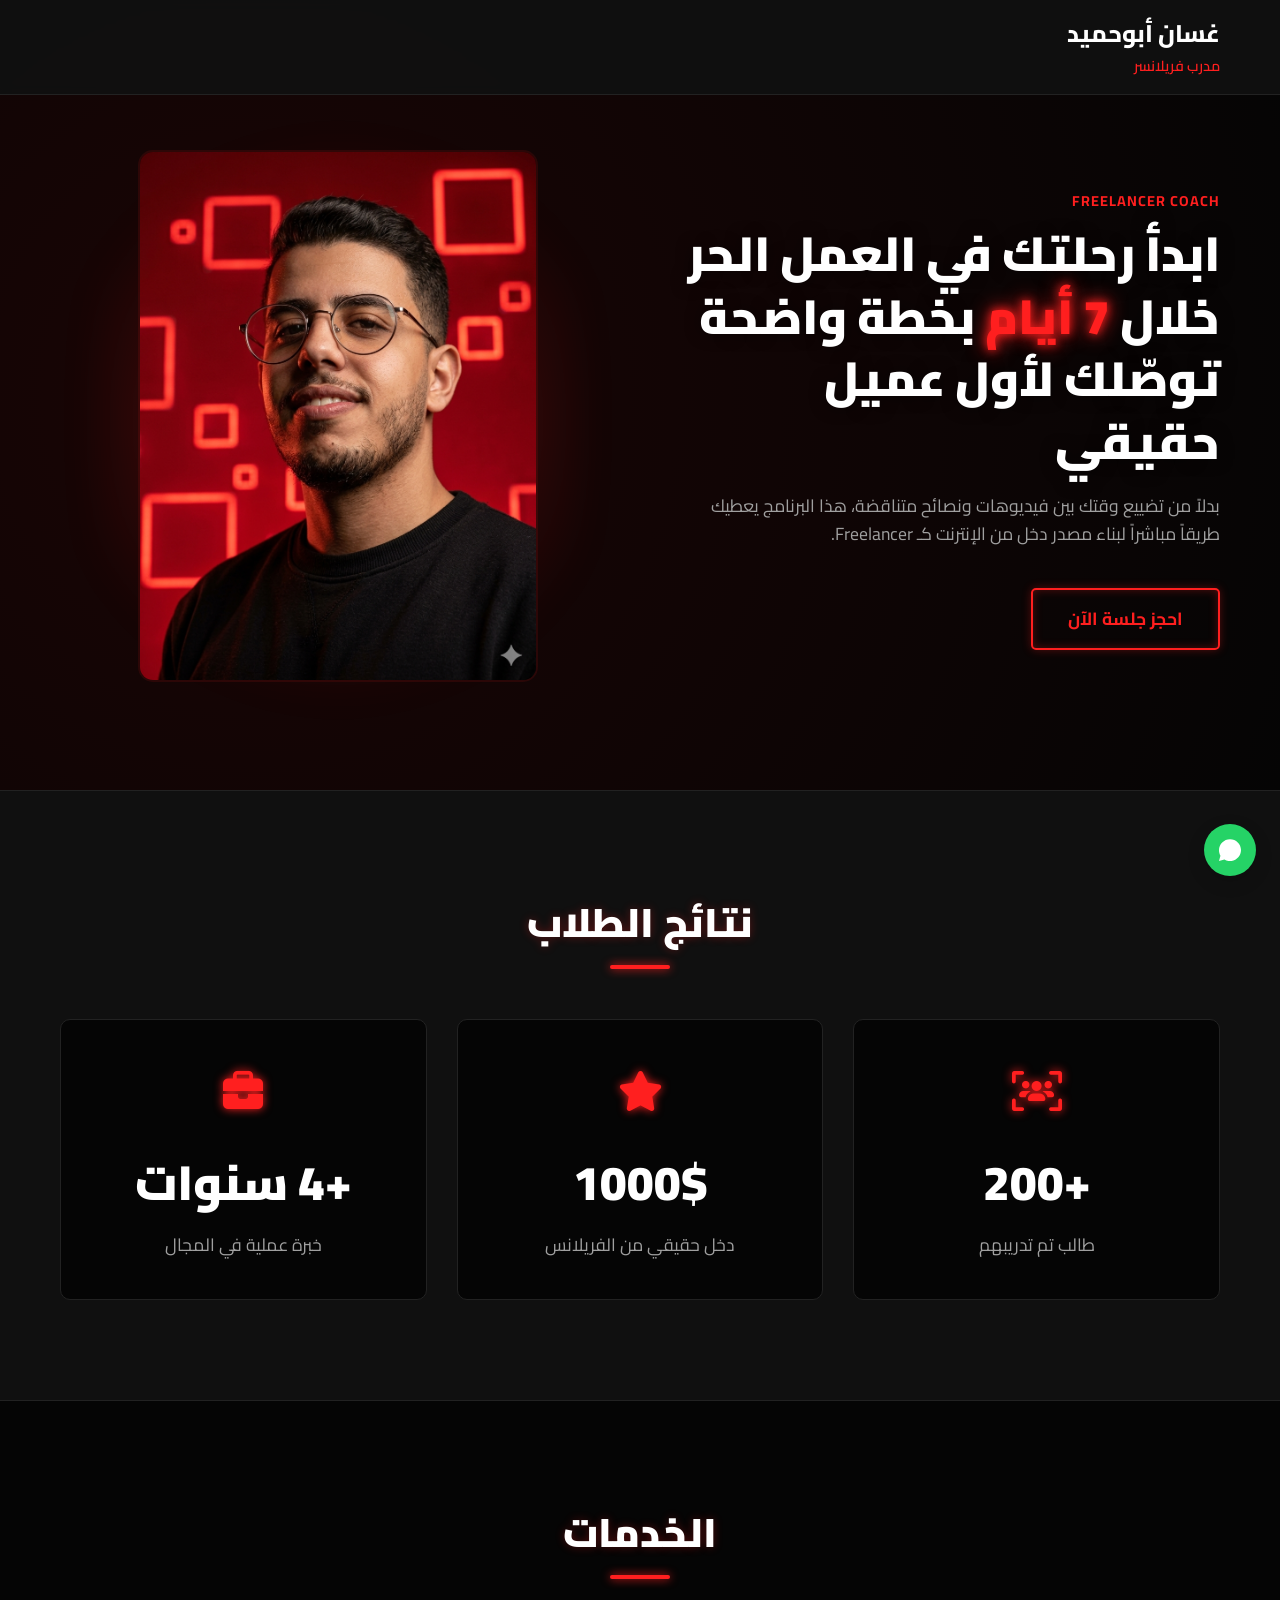
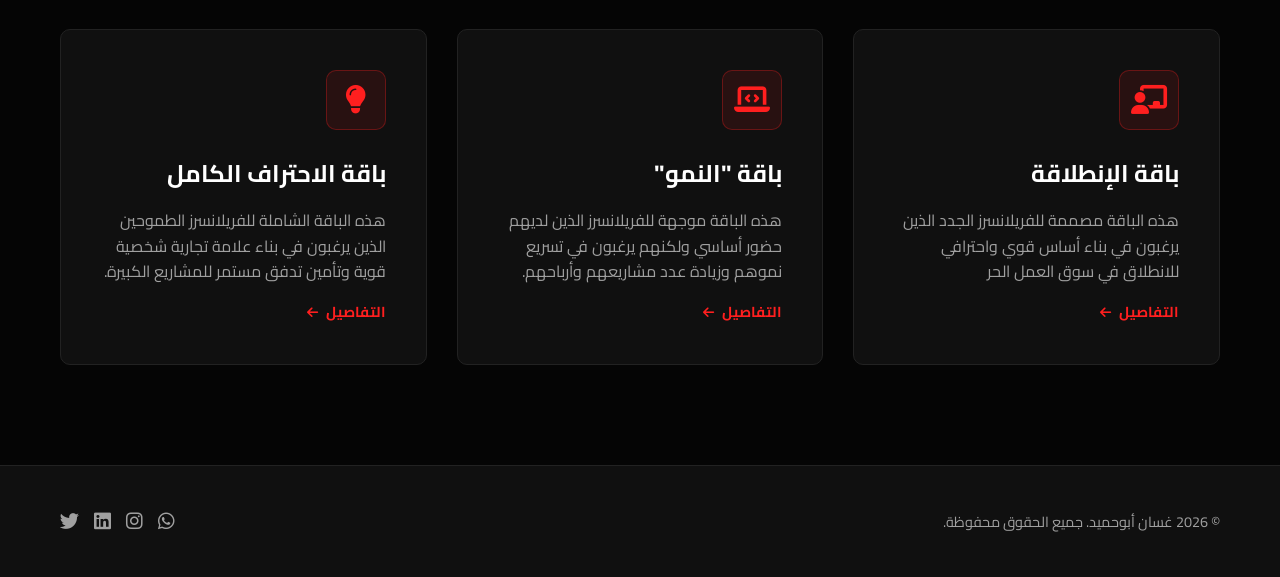
<file: index.html>
<!DOCTYPE html>
<html lang="ar" dir="rtl">
<head>
    <meta charset="UTF-8">
    <meta name="viewport" content="width=device-width, initial-scale=1.0">
    <title>غسان أبوحميد | مدرب فريلانسر</title>
    
    <link rel="preconnect" href="https://fonts.googleapis.com">
    <link rel="preconnect" href="https://fonts.gstatic.com" crossorigin>
    <link href="https://fonts.googleapis.com/css2?family=Cairo:wght@400;600;700;900&display=swap" rel="stylesheet">
    
    <link rel="stylesheet" href="https://cdnjs.cloudflare.com/ajax/libs/font-awesome/6.5.0/css/all.min.css">
    
    <link rel="stylesheet" href="style.css">
</head>
<body>
<a href="https://wa.me/970595505980?text=مرحبا، بدي استفسر عن خدماتكم" 
   class="whatsapp-float" 
   target="_blank">

   <svg xmlns="http://www.w3.org/2000/svg" viewBox="0 0 32 32" width="22" height="22">
     <path fill="white" d="M16 .396C7.164.396 0 7.56 0 16.396c0 2.885.76 5.59 2.086 7.94L0 32l7.87-2.06a15.9 15.9 0 0 0 8.13 2.22c8.836 0 16-7.164 16-16S24.836.396 16 .396z"/>
   </svg>

</a>
    <header>
        <div class="container">
            <div class="logo">
                <h1>غسان أبوحميد</h1>
                <span>مدرب فريلانسر</span>
            </div>
        </div>
    </header>

    <section class="hero">
        <div class="container hero-wrapper">
            <div class="hero-content">
                <span class="freelancer-tag">Freelancer Coach</span>
                <h2>ابدأ رحلتك في العمل الحر خلال <span class="neon-text">7 أيام</span> بخطة واضحة توصّلك لأول عميل حقيقي</h2>
                <p>بدلاً من تضييع وقتك بين فيديوهات ونصائح متناقضة، هذا البرنامج يعطيك طريقاً مباشراً لبناء مصدر دخل من الإنترنت كـ Freelancer.</p>
                <a href="https://wa.me/970595505980" class="btn-neon">احجز جلسة الآن</a>
            </div>
            <div class="hero-image">
                <img src="profile.png" alt="غسان أبوحميد - مدرب فريلانسر">
                <div class="image-glow"></div> </div>
        </div>
    </section>

    <section class="stats">
        <div class="container">
            <h2 class="section-title">نتائج الطلاب</h2>
            
         <a href="results.html">

               <div class="stats-grid">
                <div class="stat-card">
                    <div class="stat-icon"><i class="fas fa-users-viewfinder"></i></div>
                    <h3>+200</h3>
                    <p>طالب تم تدريبهم</p>
                </div>
                <div class="stat-card">
                    <div class="stat-icon"><i class="fas fa-star"></i></div>
                    <h3>1000$</h3>
                    <p>دخل حقيقي من الفريلانس </p>
                </div>
                <div class="stat-card">
                    <div class="stat-icon"><i class="fas fa-briefcase"></i></div>
                    <h3>+4 سنوات</h3> 
                    <p>خبرة عملية في المجال</p>
                </div>
            </div>
         </a>
        </div>
    </section>

  

    <section class="services">
        <div class="container">
            <h2 class="section-title">الخدمات</h2>
            <div class="services-grid">

                <a href="services.html" class="service-card-link">
                    <div class="service-card">
                        <div class="icon-box"><i class="fas fa-chalkboard-user"></i></div>
                        <h3>باقة الإنطلاقة</h3>
                        <p>
                            هذه الباقة مصممة للفريلانسرز الجدد الذين يرغبون في بناء أساس قوي واحترافي للانطلاق في سوق العمل الحر
                        </p>
                        <span class="read-more">التفاصيل <i class="fas fa-arrow-left"></i></span>
                    </div>
                </a>

                <a href="services.html" class="service-card-link">
                    <div class="service-card">
                        <div class="icon-box"><i class="fas fa-laptop-code"></i></div>
                        <h3>باقة "النمو" </h3>
                        <p>هذه الباقة موجهة للفريلانسرز الذين لديهم حضور أساسي ولكنهم يرغبون في تسريع نموهم وزيادة عدد مشاريعهم وأرباحهم.</p>
                        <span class="read-more">التفاصيل <i class="fas fa-arrow-left"></i></span>
                    </div>
                </a>

                <a href="services.html" class="service-card-link">
                    <div class="service-card">
                        <div class="icon-box"><i class="fas fa-lightbulb"></i></div>
                        <h3>باقة الاحتراف الكامل </h3>
                        <p>هذه الباقة الشاملة للفريلانسرز الطموحين الذين يرغبون في بناء علامة تجارية شخصية قوية وتأمين تدفق مستمر للمشاريع الكبيرة.</p>
                        <span class="read-more">التفاصيل <i class="fas fa-arrow-left"></i></span>
                    </div>
                </a>

            </div>
        </div>
    </section>

    <footer>
        <div class="container footer-wrapper">
            <p>© 2026 غسان أبوحميد. جميع الحقوق محفوظة.</p>
            <div class="social-links">
                <a href="https://wa.me/970595505980" target="_blank"><i class="fab fa-whatsapp"></i></a>
                <a href="https://www.instagram.com/g.abuhmaid01" target="_blank"><i class="fab fa-instagram"></i></a>
                <a href="https://www.linkedin.com/in/ghassan-abu-hmaid-429a9b33a" target="_blank"><i class="fab fa-linkedin"></i></a>
                <a href="https://x.com/g_abuhmaid02" target="_blank"><i class="fab fa-twitter"></i></a>
            </div>
        </div>
    </footer>

</body>
</html>
</file>
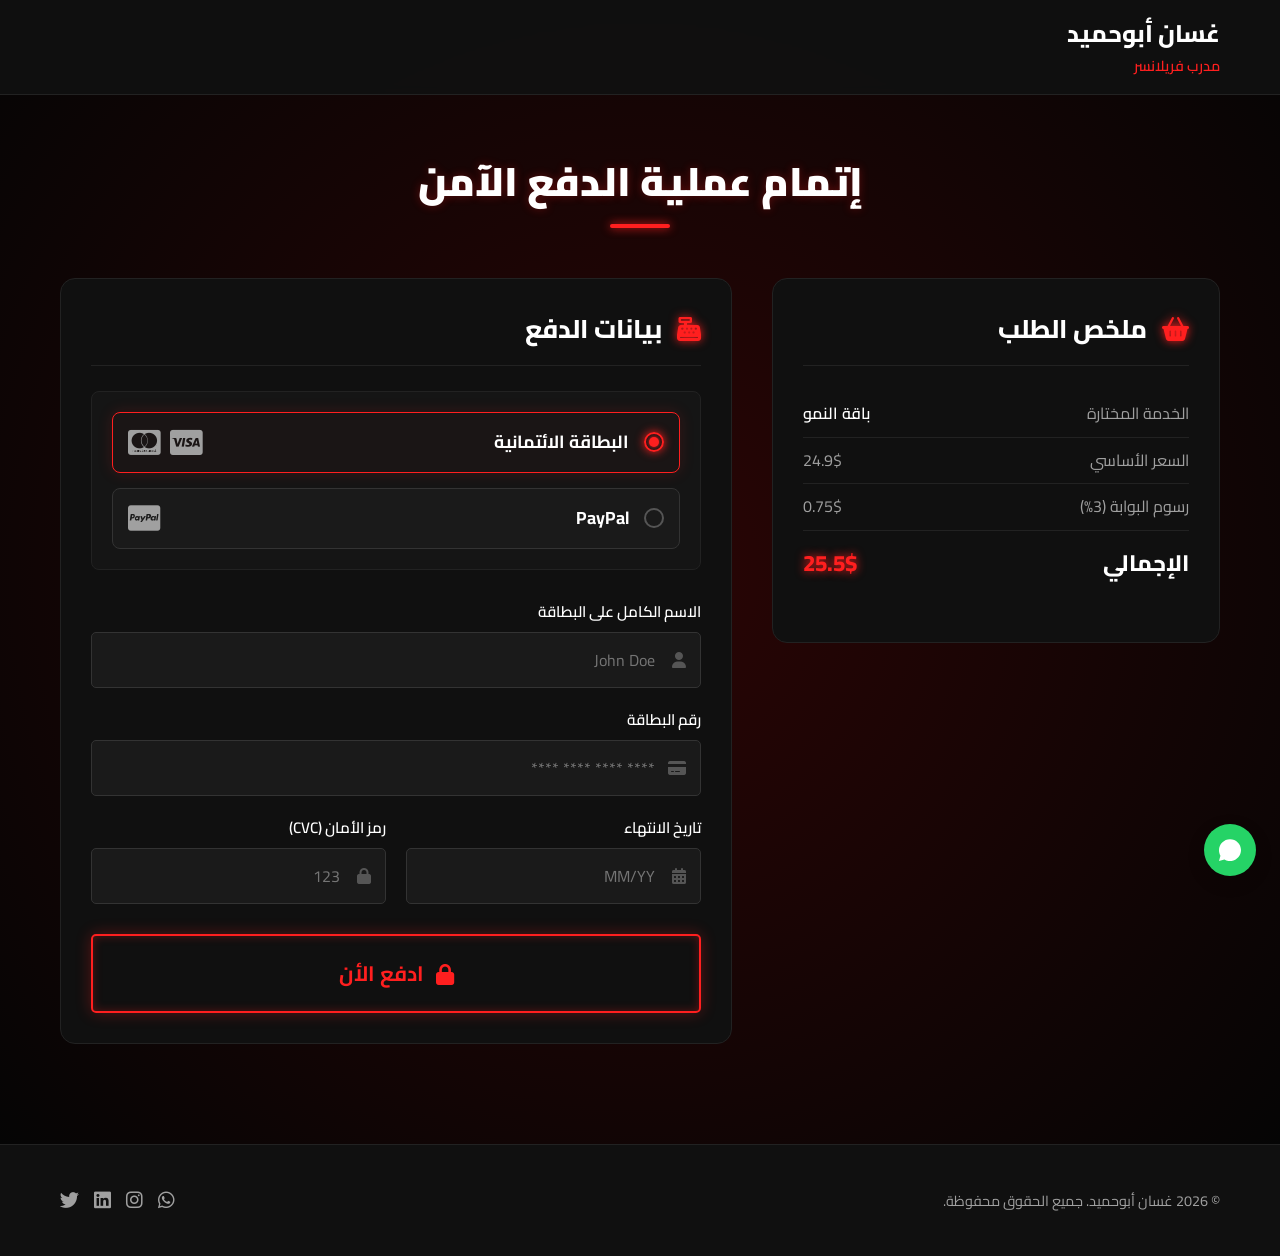
<file: checkout.html>
<!DOCTYPE html>
<html lang="ar" dir="rtl">
<head>
    <meta charset="UTF-8">
    <meta name="viewport" content="width=device-width, initial-scale=1.0">
    <title>إتمام الدفع الآمن | غسان أبوحميد</title>
    
    <link rel="preconnect" href="https://fonts.googleapis.com">
    <link rel="preconnect" href="https://fonts.gstatic.com" crossorigin>
    <link href="https://fonts.googleapis.com/css2?family=Cairo:wght@400;600;700;900&display=swap" rel="stylesheet">
    
    <link rel="stylesheet" href="https://cdnjs.cloudflare.com/ajax/libs/font-awesome/6.5.0/css/all.min.css">
    
    <link rel="stylesheet" href="style.css">
    
    
</head>
<body>

    <a href="https://wa.me/970595505980?text=مرحبا، بدي استفسر عن خدماتكم" 
   class="whatsapp-float" 
   target="_blank">

   <svg xmlns="http://www.w3.org/2000/svg" viewBox="0 0 32 32" width="22" height="22">
     <path fill="white" d="M16 .396C7.164.396 0 7.56 0 16.396c0 2.885.76 5.59 2.086 7.94L0 32l7.87-2.06a15.9 15.9 0 0 0 8.13 2.22c8.836 0 16-7.164 16-16S24.836.396 16 .396z"/>
   </svg>

</a>

    <header>
        <div class="container">
            <div class="logo">
                <a href="index.html">
                    <h1>غسان أبوحميد</h1>
                    <span>مدرب فريلانسر</span>
                </a>
            </div>
        </div>
    </header>

    <section class="checkout-section">
        <div class="container">
            
            <div class="section-title">إتمام عملية الدفع الآمن</div>

            <div class="checkout-grid">
                
                <aside class="checkout-card order-summary">
                    <div class="card-header">
                        <i class="fas fa-shopping-basket"></i>
                        <h3>ملخص الطلب</h3>
                    </div>
                    
                    <ul class="price-details">
                        <li>
                            <span>الخدمة المختارة</span>
                            <span style="color:var(--text-main); font-weight:600">باقة النمو</span>
                        </li>
                        <li>
                            <span>السعر الأساسي</span>
                            <span>24.9$</span>
                        </li>
                        <li>
                            <span>رسوم البوابة (3%)</span>
                            <span>0.75$</span>
                        </li>
                        <li class="total">
                            <span>الإجمالي</span>
                            <span class="price-amount">25.5$</span>
                        </li>
                    </ul>
                </aside>

                <main class="checkout-card payment-form">
                    <div class="card-header">
                        <i class="fas fa-cash-register"></i>
                        <h3>بيانات الدفع</h3>
                    </div>

                    <form action="process_payment.php" method="POST" id="final-checkout-form">
                        
                        <div class="payment-methods-fixed">
                            
                            <label class="method-option-fixed active-method" id="label-credit-card" data-target="credit-card-fields">
                                <div class="method-main">
                                    <input type="radio" name="payment_method" value="credit_card" checked required>
                                    <span>البطاقة الائتمانية</span>
                                </div>
                                <div class="method-icons">
                                    <i class="fab fa-cc-visa" title="Visa"></i>
                                    <i class="fab fa-cc-mastercard" title="Mastercard"></i>
                                </div>
                            </label>

                            <label class="method-option-fixed" id="label-paypal" data-target="paypal-fields">
                                <div class="method-main">
                                    <input type="radio" name="payment_method" value="paypal" required>
                                    <span>PayPal</span>
                                </div>
                                <div class="method-icons">
                                    <i class="fab fa-cc-paypal" title="PayPal"></i>
                                </div>
                            </label>
                            
                        </div>

                        <div class="dynamic-payment-fields">

                            <div id="credit-card-fields" class="dynamic-fields-container active-fields">
                                <div class="form-group">
                                    <label class="field-label">الاسم الكامل على البطاقة</label>
                                    <div class="input-wrapper">
                                        <input type="text" name="card_holder" placeholder="John Doe">
                                        <i class="fas fa-user"></i>
                                    </div>
                                </div>
                                <div class="form-group">
                                    <label class="field-label">رقم البطاقة</label>
                                    <div class="input-wrapper">
                                        <input type="text" id="card_number" name="card_number" placeholder="**** **** **** ****" maxlength="19">
                                        <i class="fas fa-credit-card"></i>
                                    </div>
                                </div>
                                <div class="card-extra-details">
                                    <div class="form-group">
                                        <label class="field-label">تاريخ الانتهاء</label>
                                        <div class="input-wrapper">
                                            <input type="text" id="card_expiry" name="card_expiry" placeholder="MM/YY" maxlength="5">
                                            <i class="fas fa-calendar-alt"></i>
                                        </div>
                                    </div>
                                    <div class="form-group">
                                        <label class="field-label">رمز الأمان (CVC)</label>
                                        <div class="input-wrapper">
                                            <input type="text" name="card_cvc" placeholder="123" maxlength="4">
                                            <i class="fas fa-lock"></i>
                                        </div>
                                    </div>
                                </div>
                            </div>

                            <div id="paypal-fields" class="dynamic-fields-container">
                                <div class="form-group">
                                    <label class="field-label">بريد PayPal الإلكتروني</label>
                                    <div class="input-wrapper">
                                        <input type="email" name="paypal_email" placeholder="your-email@example.com">
                                        <i class="fas fa-envelope"></i>
                                    </div>
                                </div>
                                <p style="color: var(--text-muted); font-size: 0.9rem; text-align: center; margin-bottom: 20px;">
                                    سيتم توجيهك إلى صفحة PayPal الآمنة لتأكيد الدفع بعد الضغط على الزر أدناه.
                                </p>
                            </div>

                        </div>

                        <div class="form-action">
                            <button type="submit" class="btn-pay-final">
                                <i class="fas fa-lock"></i>
                               ادفع الأن 
                            </button>
                        </div>

                    </form>
                </main>

            </div>
        </div>
    </section>

    <footer>
        <div class="container footer-wrapper">
            <p>© 2026 غسان أبوحميد. جميع الحقوق محفوظة.</p>
            <div class="social-links">
                <a href="https://wa.me/970595505980" target="_blank"><i class="fab fa-whatsapp"></i></a>
                <a href="https://www.instagram.com/g.abuhmaid01" target="_blank"><i class="fab fa-instagram"></i></a>
                <a href="https://www.linkedin.com/in/ghassan-abu-hmaid-429a9b33a" target="_blank"><i class="fab fa-linkedin"></i></a>
                <a href="https://x.com/g_abuhmaid02" target="_blank"><i class="fab fa-twitter"></i></a>
            </div>
        </div>
    </footer>

    <script>
        document.addEventListener('DOMContentLoaded', function() {
            
            // 1. تعريف العناصر
            const methodOptions = document.querySelectorAll('.method-option-fixed');
            const dynamicFields = document.querySelectorAll('.dynamic-fields-container');

            // 2. دالة التبديل (Logic)
            function switchPaymentFields(clickedOption) {
                
                // أ. إزالة الكلاسات النشطة من خيارات الاختيار (Labels)
                methodOptions.forEach(opt => opt.classList.remove('active-method'));
                // ب. إخفاء جميع حاويات الحقول الديناميكية
                dynamicFields.forEach(field => field.classList.remove('active-fields'));

                // ج. إضافة الكلاس النشط للخيار المضغوط (لتلوينه بالنيون)
                clickedOption.classList.add('active-method');

                // د. قراءة الـ data-target وإظهار الحقول المرتبطة بها (البطاقة أو الايميل)
                const targetId = clickedOption.getAttribute('data-target');
                document.getElementById(targetId).classList.add('active-fields');
            }

            // 3. إضافة مستمعي الأحداث (Event Listeners)
            methodOptions.forEach(option => {
                // نستمع للضغطة على أي مكان داخل الليبل (بما في ذلك الراديو)
                option.addEventListener('click', function(e) {
                    // نقوم باستدعاء دالة التبديل
                    switchPaymentFields(this);
                });
            });

            // --- تنسيقات تحسين الإدخال (UX) ---
            document.getElementById('card_number').addEventListener('input', function (e) {
                e.target.value = e.target.value.replace(/[^\d]/g, '').replace(/(.{4})/g, '$1 ').trim();
            });
            document.getElementById('card_expiry').addEventListener('input', function (e) {
                e.target.value = e.target.value.replace(/[^\d]/g, '').replace(/(.{2})/g, '$1/').replace(/\/$/, '').trim();
            });
        });
    </script>

</body>
</html>
</file>
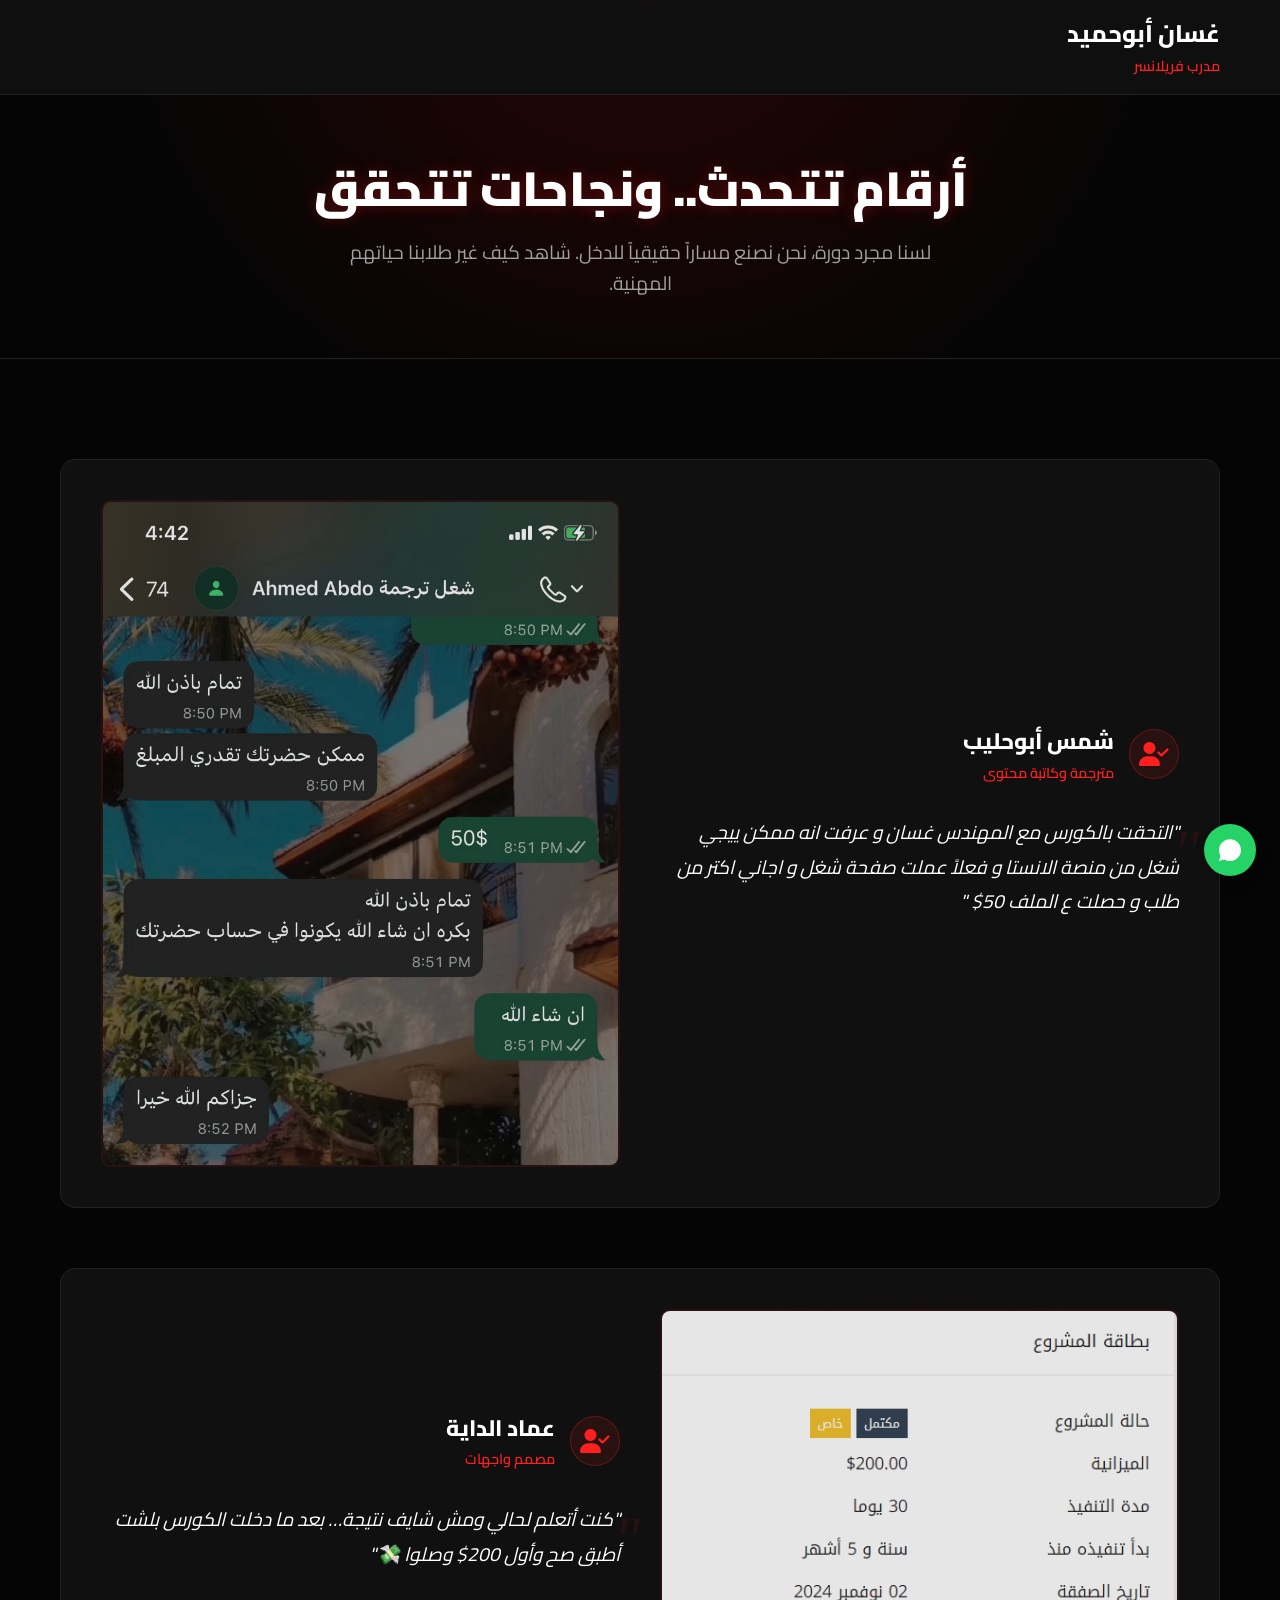
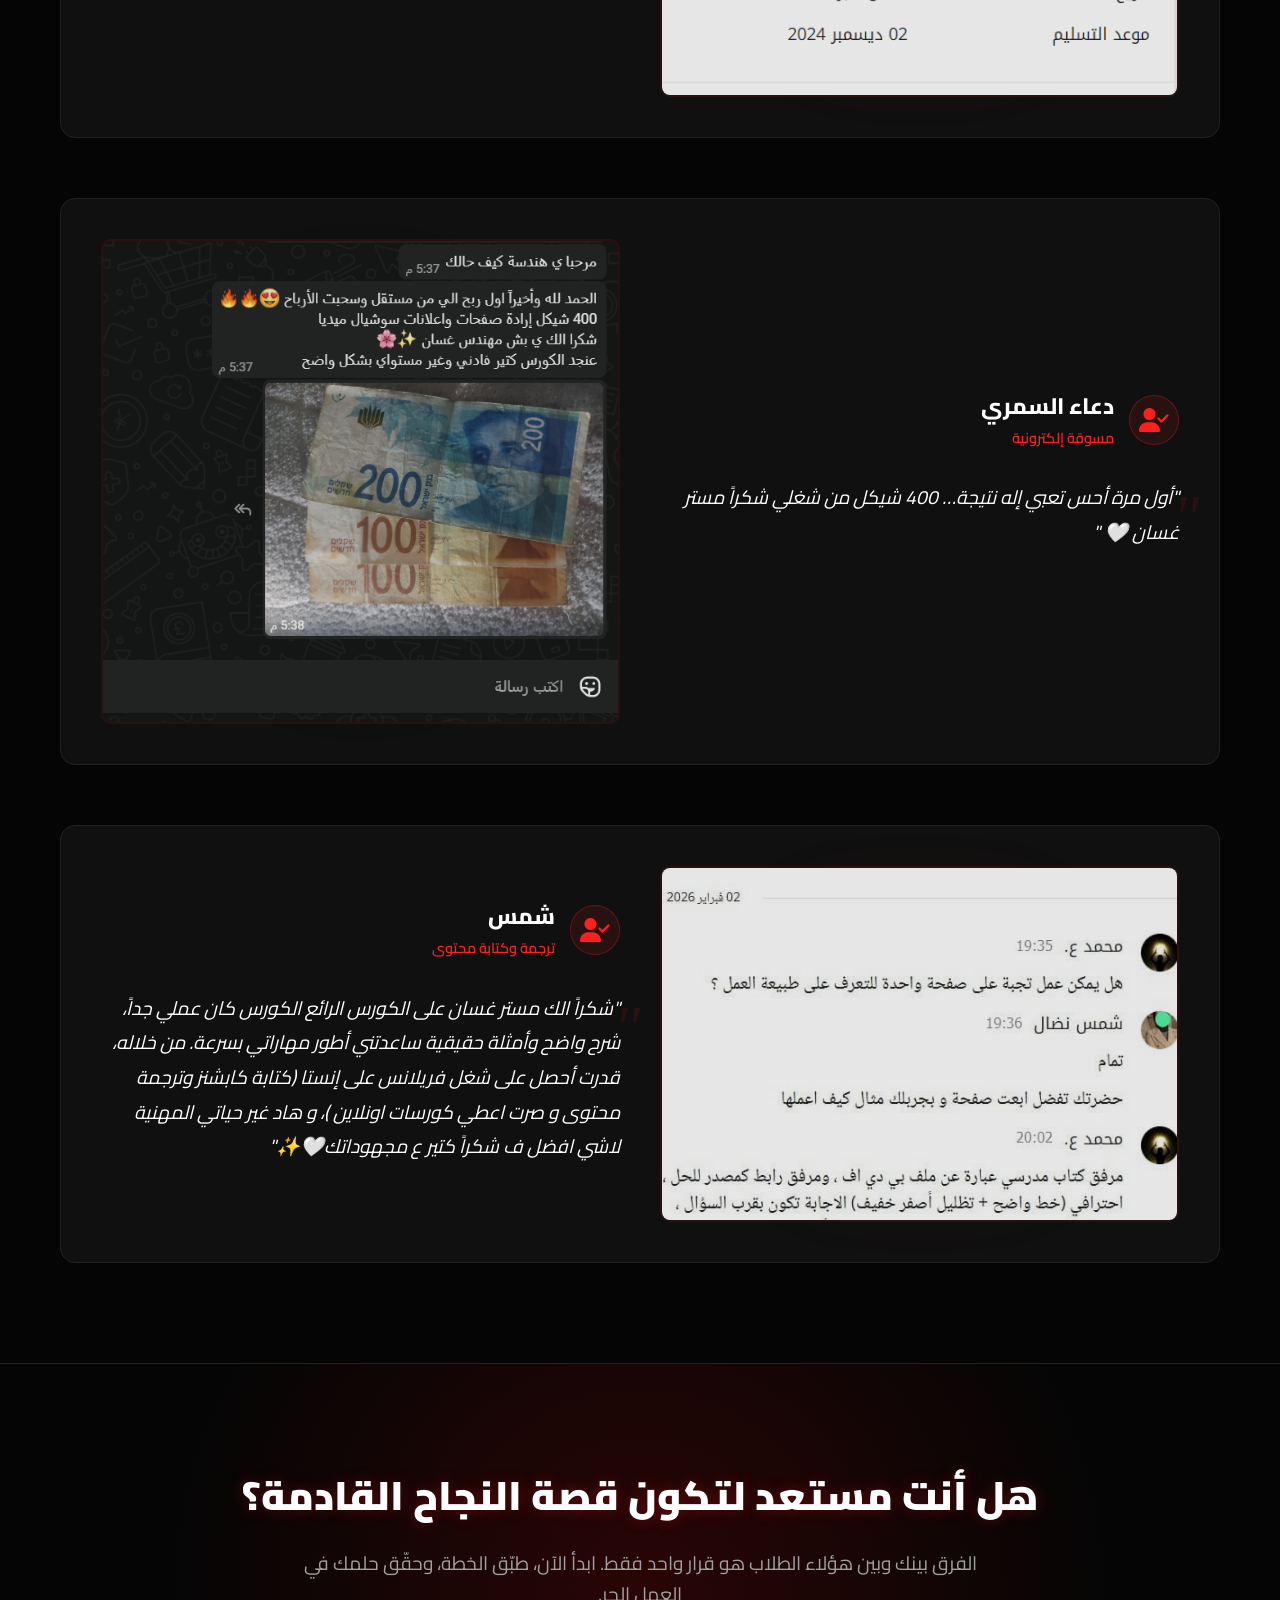
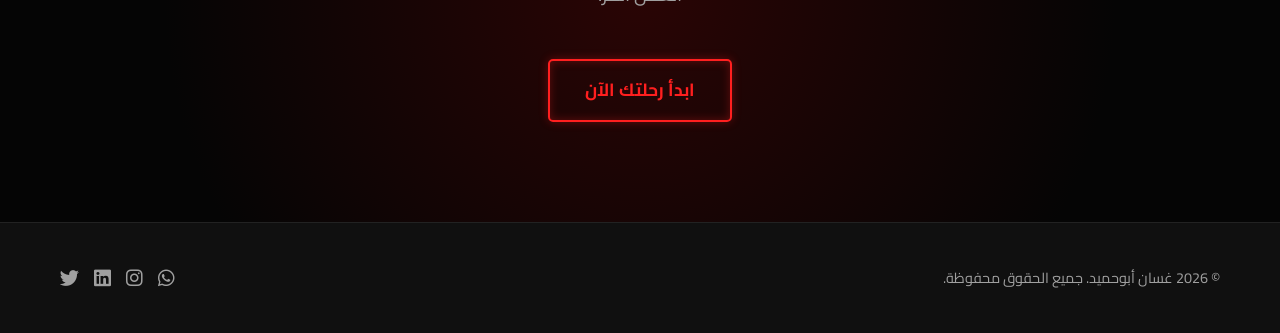
<file: results.html>
<!DOCTYPE html>
<html lang="ar" dir="rtl">
<head>
    <meta charset="UTF-8">
    <meta name="viewport" content="width=device-width, initial-scale=1.0">
    <title>قصص نجاح ونتائج حقيقية | غسان أبوحميد</title>
    
    <link rel="preconnect" href="https://fonts.googleapis.com">
    <link rel="preconnect" href="https://fonts.gstatic.com" crossorigin>
    <link href="https://fonts.googleapis.com/css2?family=Cairo:wght@400;600;700;800;900&display=swap" rel="stylesheet">
    
    <link rel="stylesheet" href="https://cdnjs.cloudflare.com/ajax/libs/font-awesome/6.5.0/css/all.min.css">
    
    <link rel="stylesheet" href="style.css">
    
    <style>
      
        
        .results-section-detailed {
            padding: 100px 0;
            background-color: var(--bg-color);
        }

        .result-container-wrap {
            display: flex;
            flex-direction: column;
            gap: 60px;
        }

        /* تنسيق كرت قصة النجاح البانورامي */
        .success-story-card {
            background-color: var(--card-bg);
            border: 1px solid #222;
            border-radius: 15px;
            padding: 40px;
            display: grid;
            grid-template-columns: 1fr 1fr;
            gap: 40px;
            align-items: center;
            transition: var(--transition);
            position: relative;
            overflow: hidden;
        }

        .success-story-card:hover {
            border-color: rgba(255, 31, 31, 0.3);
            box-shadow: 0 10px 40px rgba(0, 0, 0, 0.6);
        }

        /* تأثير تبديل الاتجاه بين القصص */
        .result-container-wrap .success-story-card:nth-child(even) {
            grid-template-columns: 1fr 1fr;
        }

        .result-container-wrap .success-story-card:nth-child(even) .story-text-col {
            order: 2;
        }

        .result-container-wrap .success-story-card:nth-child(even) .story-evidence-col {
            order: 1;
        }

        /* شارة نيون علوية */
        .story-badge {
            position: absolute;
            top: 20px;
            left: 20px;
            background-color: rgba(255, 31, 31, 0.1);
            color: var(--neon-red);
            padding: 8px 15px;
            border-radius: 5px;
            font-size: 0.8rem;
            font-weight: 700;
            border: 1px solid var(--neon-red-dim);
            z-index: 10;
        }

        /* عمود النص */
        .story-text-col {
            position: relative;
            z-index: 2;
        }

        .student-profile {
            display: flex;
            align-items: center;
            gap: 15px;
            margin-bottom: 30px;
        }

        .student-avatar {
            width: 50px; height: 50px;
            background-color: rgba(255, 31, 31, 0.1);
            border-radius: 50%;
            display: flex; align-items: center; justify-content: center;
            color: var(--neon-red);
            font-size: 1.5rem;
            border: 1px solid var(--neon-red-dim);
        }

        .student-meta h4 {
            font-size: 1.4rem;
            color: var(--text-main);
            font-weight: 800;
        }

        .student-meta span {
            color: var(--neon-red);
            font-size: 0.9rem;
            font-weight: 600;
        }

        .story-quote {
            font-size: 1.2rem;
            color: var(--text-main);
            line-height: 1.8;
            font-style: italic;
            margin-bottom: 25px;
            position: relative;
        }

        .story-quote::before {
            content: '"';
            font-family: serif;
            font-size: 4rem;
            color: rgba(255, 31, 31, 0.1);
            position: absolute;
            top: -20px;
            right: -20px;
        }

        .key-results-list {
            list-style: none;
            margin-bottom: 30px;
        }

        .key-results-list li {
            position: relative;
            padding-right: 30px;
            margin-bottom: 15px;
            color: var(--text-muted);
            font-size: 1.1rem;
        }

        .key-results-list li::before {
            content: '\f00c'; /* أيقونة تشيك FontAwesome */
            font-family: 'Font Awesome 6 Free';
            font-weight: 900;
            position: absolute;
            right: 0;
            top: 0;
            color: var(--neon-red);
            text-shadow: 0 0 5px var(--neon-red);
        }

        .key-results-list li span {
            color: var(--text-main);
            font-weight: 700;
        }

        /* عمود الدليل البصري (الصورة) */
        .story-evidence-col {
            position: relative;
            z-index: 1;
        }

        .evidence-image-wrapper {
            position: relative;
            border-radius: 10px;
            overflow: hidden;
            border: 2px solid rgba(255, 31, 31, 0.1);
            transition: var(--transition);
        }

        .evidence-image-wrapper:hover {
            border-color: var(--neon-red);
            transform: scale(1.02);
        }

        .evidence-image-wrapper img {
            width: 100%;
            height: auto;
            display: block;
            filter: grayscale(20%) brightness(90%);
        }

        .evidence-image-wrapper:hover img {
            filter: none;
        }

        /* تأثير توهج خلف الصورة */
        .evidence-glow {
            position: absolute;
            top: 50%; left: 50%;
            transform: translate(-50%, -50%);
            width: 100%; height: 100%;
            background: radial-gradient(circle, rgba(255, 31, 31, 0.15) 0%, rgba(0,0,0,0) 70%);
            z-index: -1;
            filter: blur(20px);
        }

        /* قسم نداء العمل النهائي */
        .final-cta-section {
            padding: 100px 0;
            text-align: center;
            background: radial-gradient(circle, #2a0505 0%, var(--bg-color) 70%);
            border-top: 1px solid #222;
        }

        .final-cta-h {
            font-size: 2.5rem;
            color: var(--text-main);
            margin-bottom: 20px;
            font-weight: 900;
            text-shadow: 0 0 15px var(--neon-red-dim);
        }

        .final-cta-p {
            font-size: 1.2rem;
            color: var(--text-muted);
            margin-bottom: 50px;
            max-width: 700px;
            margin-left: auto;
            margin-right: auto;
        }

        /* تنسيق لسكشن الإحصائيات في هذه الصفحة */
        .page-stats {
            padding: 60px 0;
            background-color: var(--card-bg);
            border-top: 1px solid #222;
        }

        /* التجاوب للموبايل */
        @media (max-width: 992px) {
            .success-story-card {
                grid-template-columns: 1fr;
                padding: 30px;
            }

            .result-container-wrap .success-story-card:nth-child(even) {
                grid-template-columns: 1fr;
            }

            .result-container-wrap .success-story-card:nth-child(even) .story-text-col {
                order: 1;
            }

            .result-container-wrap .success-story-card:nth-child(even) .story-evidence-col {
                order: 2;
            }

            .evidence-image-wrapper img {
                max-width: 500px;
                margin: 0 auto;
            }
        }

        @media (max-width: 768px) {
            .inner-page-header h2 { font-size: 2.2rem; }
            .success-story-card { gap: 20px; }
            .story-quote { font-size: 1.1rem; }
            .key-results-list li { font-size: 1rem; }
            .final-cta-h { font-size: 2rem; }
        }
    </style>
</head>
<body>


    <a href="https://wa.me/970595505980?text=مرحبا، بدي استفسر عن خدماتكم" 
   class="whatsapp-float" 
   target="_blank">

   <svg xmlns="http://www.w3.org/2000/svg" viewBox="0 0 32 32" width="22" height="22">
     <path fill="white" d="M16 .396C7.164.396 0 7.56 0 16.396c0 2.885.76 5.59 2.086 7.94L0 32l7.87-2.06a15.9 15.9 0 0 0 8.13 2.22c8.836 0 16-7.164 16-16S24.836.396 16 .396z"/>
   </svg>

</a>


    <header>
        <div class="container">
            <div class="logo">
                <a href="index.html">
                    <h1>غسان أبوحميد</h1>
                    <span>مدرب فريلانسر</span>
                </a>
            </div>
        </div>
    </header>

    <div class="inner-page-header">
        <div class="container">
            <h2>أرقام تتحدث.. ونجاحات تتحقق</h2>
            <p class="subtitle">لسنا مجرد دورة، نحن نصنع مساراً حقيقياً للدخل. شاهد كيف غير طلابنا حياتهم المهنية.</p>
        </div>
    </div>

    <section class="results-section-detailed content-section">
        <div class="container">
            <div class="result-container-wrap">
                
                <article class="success-story-card">
             
                    <div class="story-text-col">
                        <div class="student-profile">
                            <div class="student-avatar"><i class="fas fa-user-check"></i></div>
                            <div class="student-meta">
                                <h4>شمس أبوحليب</h4>
                                <span>مترجمة وكاتبة محتوى</span>
                            </div>
                        </div>
                        <p class="story-quote">"التحقت بالكورس مع المهندس غسان و عرفت انه ممكن ييجي شغل من منصة الانستا و فعلاً عملت صفحة شغل و اجاني اكتر من طلب و حصلت ع الملف 50$
"</p>
                       
                    </div>
                    <div class="story-evidence-col">
                        <div class="evidence-image-wrapper">
                            <img src="3.jpeg" alt="لقطة شاشة لنتيجة براءة - أول عميل">
                        </div>
                        <div class="evidence-glow"></div>
                    </div>
                </article>

                <article class="success-story-card">
                 
                    <div class="story-text-col">
                        <div class="student-profile">
                            <div class="student-avatar"><i class="fas fa-user-check"></i></div>
                            <div class="student-meta">
                                <h4>عماد الداية </h4>
                                <span> مصمم واجهات </span>
                            </div>
                        </div>
                        <p class="story-quote">"كنت أتعلم لحالي ومش شايف نتيجة…
بعد ما دخلت الكورس
بلشت أطبق صح
وأول 200$ وصلوا 💸"</p>
             
                    </div>
                    <div class="story-evidence-col">
                        <div class="evidence-image-wrapper">
                            <img src="image.png" alt="لقطة شاشة لنتيجة سارة - دخل مستمر">
                        </div>
                        <div class="evidence-glow"></div>
                    </div>
                </article>

                <article class="success-story-card">
                    <div class="story-text-col">
                        <div class="student-profile">
                            <div class="student-avatar"><i class="fas fa-user-check"></i></div>
                            <div class="student-meta">
                                <h4>دعاء السمري </h4>
                                <span>مسوقة إلكترونية</span>
                            </div>
                        </div>
                        <p class="story-quote">"أول مرة أحس تعبي إله نتيجة…
400 شيكل من شغلي شكراً مستر غسان 🤍 "</p>
                       
                    </div>
                    <div class="story-evidence-col">
                        <div class="evidence-image-wrapper">
                            <img src="4.png" alt="لقطة شاشة لنتيجة دعاء - أول طلب برمجي">
                        </div>
                        <div class="evidence-glow"></div>
                    </div>
                </article>

                <article class="success-story-card">
                    <div class="story-text-col">
                        <div class="student-profile">
                            <div class="student-avatar"><i class="fas fa-user-check"></i></div>
                            <div class="student-meta">
                                <h4>شمس</h4>
                                <span>ترجمة وكتابة محتوى</span>
                            </div>
                        </div>
                        <p class="story-quote">"شكراً الك مستر غسان على الكورس الرائع
الكورس كان عملي جداً، شرح واضح وأمثلة حقيقية ساعدتني أطور مهاراتي بسرعة. 
من خلاله، قدرت أحصل على شغل فريلانس على إنستا (كتابة كابشنز وترجمة محتوى و صرت اعطي كورسات اونلاين )، و هاد غير حياتي المهنية لاشي افضل 
ف شكراً كتير ع مجهوداتك🤍✨"</p>
                        
                    </div>
                    <div class="story-evidence-col">
                        <div class="evidence-image-wrapper">
                            <img src="11.jpeg" alt="لقطة شاشة لنتيجة إسراء - فهم السوق">
                        </div>
                        <div class="evidence-glow"></div>
                    </div>
                </article>

            </div>
        </div>
    </section>

  

    <section class="final-cta-section">
        <div class="container">
            <h3 class="final-cta-h">هل أنت مستعد لتكون قصة النجاح القادمة؟</h3>
            <p class="final-cta-p">الفرق بينك وبين هؤلاء الطلاب هو قرار واحد فقط. ابدأ الآن، طبّق الخطة، وحقّق حلمك في العمل الحر.</p>
            <a href="https://wa.me/970595505980?text=أريد_أن_أكون_قصة_النجاح_القادمة" class="btn-neon">ابدأ رحلتك الآن</a>
        </div>
    </section>

    <footer>
        <div class="container footer-wrapper">
            <p>© 2026 غسان أبوحميد. جميع الحقوق محفوظة.</p>
            <div class="social-links">
                <a href="https://wa.me/970595505980" target="_blank"><i class="fab fa-whatsapp"></i></a>
                <a href="https://www.instagram.com/g.abuhmaid01" target="_blank"><i class="fab fa-instagram"></i></a>
                <a href="https://www.linkedin.com/in/ghassan-abu-hmaid-429a9b33a" target="_blank"><i class="fab fa-linkedin"></i></a>
                <a href="https://x.com/g_abuhmaid02" target="_blank"><i class="fab fa-twitter"></i></a>
            </div>
        </div>
    </footer>

</body>
</html>
</file>
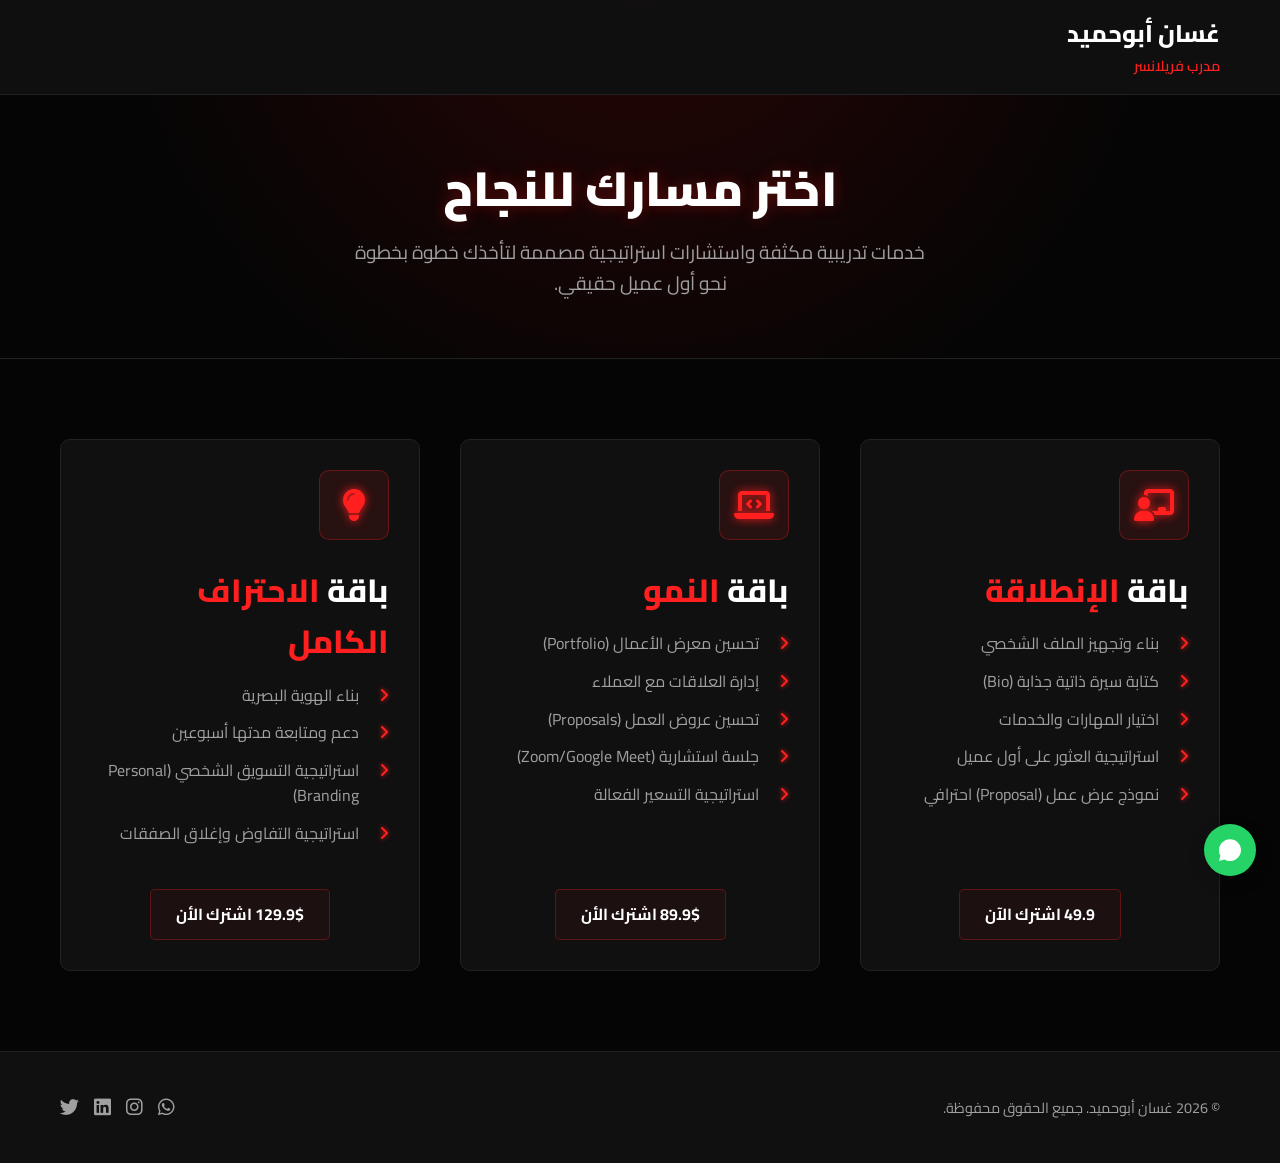
<file: services.html>
<!DOCTYPE html>
<html lang="ar" dir="rtl">
<head>
    <meta charset="UTF-8">
    <meta name="viewport" content="width=device-width, initial-scale=1.0">
    <title>خدمات التدريب والاستشارة | غسان أبوحميد</title>
    
    <link rel="preconnect" href="https://fonts.googleapis.com">
    <link rel="preconnect" href="https://fonts.gstatic.com" crossorigin>
    <link href="https://fonts.googleapis.com/css2?family=Cairo:wght@400;600;700;900&display=swap" rel="stylesheet">
    
    <link rel="stylesheet" href="https://cdnjs.cloudflare.com/ajax/libs/font-awesome/6.5.0/css/all.min.css">
    
    <link rel="stylesheet" href="style.css">
    
    <style>
        /* تنسيقات خاصة جداً لصفحة الخدمات */
        .services-list-detailed {
            display: grid;
            grid-template-columns: repeat(auto-fit, minmax(320px, 1fr));
            gap: 40px;
        }
        
        .service-full-card {
            display: flex;
            flex-direction: column;
            justify-content: space-between;
        }
        
        .service-icon-header {
            width: 70px; height: 70px;
            background-color: rgba(255, 31, 31, 0.1);
            border-radius: 10px;
            display: flex; align-items: center; justify-content: center;
            margin-bottom: 25px;
            border: 1px solid var(--neon-red-dim);
            font-size: 2rem;
            color: var(--neon-red);
            text-shadow: 0 0 10px var(--neon-red);
        }
        
        .service-full-card h3 {
            font-size: 2rem;
            margin-bottom: 15px;
        }
        
        .service-description {
            color: var(--text-muted);
            font-size: 1.1rem;
            margin-bottom: 25px;
            line-height: 1.6;
        }

        @media (max-width: 768px) {
            .services-list-detailed { grid-template-columns: 1fr; }
        }
    </style>
</head>
<body>

    <a href="https://wa.me/970595505980?text=مرحبا، بدي استفسر عن خدماتكم" 
   class="whatsapp-float" 
   target="_blank">

   <svg xmlns="http://www.w3.org/2000/svg" viewBox="0 0 32 32" width="22" height="22">
     <path fill="white" d="M16 .396C7.164.396 0 7.56 0 16.396c0 2.885.76 5.59 2.086 7.94L0 32l7.87-2.06a15.9 15.9 0 0 0 8.13 2.22c8.836 0 16-7.164 16-16S24.836.396 16 .396z"/>
   </svg>

</a>

    <header>
        <div class="container">
            <div class="logo">
                <a href="index.html">
                    <h1>غسان أبوحميد</h1>
                    <span>مدرب فريلانسر</span>
                </a>
            </div>
        </div>
    </header>

    <div class="inner-page-header">
        <div class="container">
            <h2>اختر مسارك للنجاح</h2>
            <p class="subtitle">خدمات تدريبية مكثفة واستشارات استراتيجية مصممة لتأخذك خطوة بخطوة نحو أول عميل حقيقي.</p>
        </div>
    </div>

    <section class="content-section">
        <div class="container">
            <div class="services-list-detailed">
                
                <div class="dark-card service-full-card">
                    <div>
                        <div class="service-icon-header"><i class="fas fa-chalkboard-user"></i></div>
                        <h3 class="card-title-neon">باقة <span>الإنطلاقة</span></h3>
                        <ul class="neon-list">
                            <li>بناء وتجهيز الملف الشخصي</li>
                            <li>كتابة سيرة ذاتية جذابة (Bio)</li>
                            <li>اختيار المهارات والخدمات</li>
                            <li>استراتيجية العثور على أول عميل</li>
                            <li>نموذج عرض عمل (Proposal) احترافي</li>
                        </ul>
                    </div>
                    <div class="card-action">
                        <a href="checkout.html" class="btn-card"> 49.9 اشترك الآن</a>
                    </div>
                </div>

                <div class="dark-card service-full-card">
                    <div>
                        <div class="service-icon-header"><i class="fas fa-laptop-code"></i></div>
                        <h3 class="card-title-neon">باقة <span>النمو</span></h3>
                        <ul class="neon-list">
                            <li>تحسين معرض الأعمال (Portfolio)</li>
                            <li>إدارة العلاقات مع العملاء</li>
                            <li>تحسين عروض العمل (Proposals)</li>
                            <li>جلسة استشارية (Zoom/Google Meet)</li>
                            <li>استراتيجية التسعير الفعالة</li>
                        </ul>
                    </div>
                    <div class="card-action">
                        <a href="checkout.html" class="btn-card"> 89.9$ اشترك الأن </a>
                    </div>
                </div>

                <div class="dark-card service-full-card">
                    <div>
                        <div class="service-icon-header"><i class="fas fa-lightbulb"></i></div>
                        <h3 class="card-title-neon">باقة <span>الاحتراف الكامل</span></h3>
                        <ul class="neon-list">
                            <li>بناء الهوية البصرية</li>
                            <li>دعم ومتابعة مدتها أسبوعين</li>
                            <li>استراتيجية التسويق الشخصي (Personal Branding)</li>
                            <li>استراتيجية التفاوض وإغلاق الصفقات</li>
                        </ul>
                    </div>
                    <div class="card-action">
                        <a href="checkout.html" class="btn-card" >129.9$ اشترك الأن</a>
                    </div>
                </div>

            </div>
        </div>
    </section>

    <footer>
        <div class="container footer-wrapper">
            <p>© 2026 غسان أبوحميد. جميع الحقوق محفوظة.</p>
            <div class="social-links">
                <a href="https://wa.me/970595505980" target="_blank"><i class="fab fa-whatsapp"></i></a>
                <a href="https://www.instagram.com/g.abuhmaid01" target="_blank"><i class="fab fa-instagram"></i></a>
                <a href="https://www.linkedin.com/in/ghassan-abu-hmaid-429a9b33a" target="_blank"><i class="fab fa-linkedin"></i></a>
                <a href="https://x.com/g_abuhmaid02" target="_blank"><i class="fab fa-twitter"></i></a>
            </div>
        </div>
    </footer>

</body>
</html>
</file>
<file: style.css>
/* --- الإعدادات العامة والمتغيرات --- */
:root {
    /* تم استخراج الألوان مباشرة من صورتك الشخصية */
    --bg-color: #050505;        /* أسود عميق للخلفية */
    --card-bg: #101010;          /* أسود فاتح قليلاً للكروت */
    --text-main: #ffffff;        /* أبيض للنصوص الرئيسية */
    --text-muted: #a0a0a0;       /* رمادي للنصوص الثانوية */
    --neon-red: #ff1f1f;         /* الأحمر النيوني الأساسي للتوهج */
    --neon-red-dim: rgba(255, 31, 31, 0.3); /* أحمر شفاف للتأثيرات الخلفية */
    
    --font-family: 'Cairo', sans-serif;
    --transition: all 0.3s ease;
}

* {
    margin: 0;
    padding: 0;
    box-sizing: border-box;
}

body {
    font-family: var(--font-family);
    background-color: var(--bg-color);
    color: var(--text-main);
    line-height: 1.6;
    direction: rtl;
    overflow-x: hidden;
}

.container {
    max-width: 1200px;
    margin: 0 auto;
    padding: 0 20px;
}

ul { list-style: none; }
a { text-decoration: none; color: inherit; transition: var(--transition); }

/* --- العناوين الرئيسية --- */
.section-title {
    text-align: center;
    font-size: 2.5rem;
    font-weight: 900;
    margin-bottom: 50px;
    position: relative;
    color: var(--text-main);
    text-shadow: 0 0 10px var(--neon-red-dim);
}

.section-title::after {
    content: '';
    display: block;
    width: 60px;
    height: 4px;
    background-color: var(--neon-red);
    margin: 10px auto 0;
    border-radius: 2px;
    box-shadow: 0 0 10px var(--neon-red);
}

/* --- الهيدر (الشريط العلوي) --- */
header {
    background-color: rgba(16, 16, 16, 0.95);
    padding: 15px 0;
    border-bottom: 1px solid #222;
    position: fixed;
    top: 0;
    width: 100%;
    z-index: 1000;
    backdrop-filter: blur(5px);
}

.logo h1 {
    font-size: 1.5rem;
    color: var(--text-main);
    font-weight: 800;
}

.logo span {
    font-size: 0.9rem;
    color: var(--neon-red);
    font-weight: 600;
}

/* --- قسم الهيرو (البطل) --- */
.hero {
    padding: 150px 0 100px; /* مسافة علوية للهيدر الثابت */
    background: radial-gradient(circle at 20% 50%, #1a0505 0%, var(--bg-color) 100%);
    position: relative;
}

/* إضافة تأثير المربعات النيونية الخفية في الخلفية (مثل صورتك) */
.hero::before {
    content: '';
    position: absolute;
    top: 0; left: 0; width: 100%; height: 100%;
    background-image: url('[data-uri]');
    opacity: 0.3;
}

.hero-wrapper {
    display: grid;
    grid-template-columns: 1fr 1fr;
    gap: 50px;
    align-items: center;
}

.freelancer-tag {
    color: var(--neon-red);
    font-weight: 700;
    text-transform: uppercase;
    letter-spacing: 1px;
    font-size: 0.9rem;
    display: block;
    margin-bottom: 10px;
}

.hero-content h2 {
    font-size: 3rem;
    font-weight: 900;
    line-height: 1.3;
    margin-bottom: 20px;
    text-shadow: 0 0 15px rgba(0,0,0,0.5);
}

.neon-text {
    color: var(--neon-red);
    text-shadow: 0 0 10px var(--neon-red), 0 0 20px var(--neon-red);
}

.hero-content p {
    font-size: 1.1rem;
    color: var(--text-muted);
    margin-bottom: 40px;
    max-width: 550px;
}

/* زر النيون القوي */
.btn-neon {
    display: inline-block;
    padding: 15px 35px;
    background-color: transparent;
    color: var(--neon-red);
    border: 2px solid var(--neon-red);
    border-radius: 5px;
    font-weight: 700;
    font-size: 1.1rem;
    text-transform: uppercase;
    box-shadow: 0 0 10px var(--neon-red-dim), inset 0 0 10px var(--neon-red-dim);
}

.btn-neon:hover {
    background-color: var(--neon-red);
    color: var(--bg-color);
    box-shadow: 0 0 30px var(--neon-red), 0 0 60px var(--neon-red);
    transform: translateY(-2px);
}

/* تأثير الصورة */
.hero-image {
    position: relative;
    justify-self: center;
}

.hero-image img {
    max-width: 400px;
    width: 100%;
    border-radius: 15px;
    position: relative;
    z-index: 2;
    /* إضافة حدود نيون خفيفة جداً حول الصورة */
    border: 2px solid rgba(255, 31, 31, 0.1);
}

.image-glow {
    position: absolute;
    top: 50%; left: 50%;
    transform: translate(-50%, -50%);
    width: 120%; height: 120%;
    background: radial-gradient(circle, var(--neon-red-dim) 0%, rgba(0,0,0,0) 70%);
    z-index: 1;
    filter: blur(20px);
}

/* --- قسم الإحصائيات (النتائج) --- */
.stats {
    padding: 100px 0;
    background-color: var(--card-bg);
    border-top: 1px solid #222;
    border-bottom: 1px solid #222;
}

.stats-grid {
    display: grid;
    grid-template-columns: repeat(auto-fit, minmax(280px, 1fr));
    gap: 30px;
}

.stat-card {
    background-color: var(--bg-color);
    padding: 40px;
    border-radius: 10px;
    text-align: center;
    border: 1px solid #222;
    transition: var(--transition);
}

.stat-card:hover {
    border-color: var(--neon-red);
    box-shadow: 0 0 20px var(--neon-red-dim);
    transform: translateY(-5px);
}

.stat-icon {
    font-size: 2.5rem;
    color: var(--neon-red);
    margin-bottom: 20px;
    text-shadow: 0 0 10px var(--neon-red);
}

.stat-card h3 {
    font-size: 3rem;
    font-weight: 900;
    color: var(--text-main);
    margin-bottom: 10px;
}

.stat-card p {
    font-size: 1.1rem;
    color: var(--text-muted);
}

/* --- قسم الخدمات --- */
.services {
    padding: 100px 0;
}

.services-grid {
    display: grid;
    grid-template-columns: repeat(auto-fit, minmax(300px, 1fr));
    gap: 30px;
}

.service-card {
    background-color: var(--card-bg);
    padding: 40px;
    border-radius: 10px;
    border: 1px solid #222;
    transition: var(--transition);
}

.service-card:hover {
    background-color: #151515;
    border-color: rgba(255, 31, 31, 0.5);
    box-shadow: 0 10px 30px rgba(0,0,0,0.5);
}

.icon-box {
    width: 60px; height: 60px;
    background-color: rgba(255, 31, 31, 0.1);
    border-radius: 10px;
    display: flex; align-items: center; justify-content: center;
    margin-bottom: 25px;
    border: 1px solid var(--neon-red-dim);
}

.icon-box i {
    font-size: 1.8rem;
    color: var(--neon-red);
}

.service-card h3 {
    font-size: 1.5rem;
    font-weight: 700;
    margin-bottom: 15px;
}

.service-card p {
    color: var(--text-muted);
    font-size: 1rem;
}

/* --- الفوتر (التذييل) --- */
footer {
    padding: 40px 0;
    border-top: 1px solid #222;
    background-color: var(--card-bg);
}

.footer-wrapper {
    display: flex;
    justify-content: space-between;
    align-items: center;
    flex-wrap: wrap;
    gap: 20px;
}

footer p {
    color: var(--text-muted);
    font-size: 0.9rem;
}

.social-links {
    display: flex;
    gap: 15px;
}

.social-links a {
    font-size: 1.2rem;
    color: var(--text-muted);
}

.social-links a:hover {
    color: var(--neon-red);
    text-shadow: 0 0 10px var(--neon-red);
    transform: scale(1.1);
}

/* --- التجاوب مع الشاشات (Responsive) --- */
@media (max-width: 992px) {
    .hero-content h2 { font-size: 2.5rem; }
}

@media (max-width: 768px) {
    .hero-wrapper {
        grid-template-columns: 1fr;
        text-align: center;
    }
    
    .hero-image {
        order: -1; /* الصورة تظهر أولاً على الموبايل */
        margin-bottom: 30px;
    }
    
    .hero-image img {
        max-width: 300px;
    }
    
    .hero-content p {
        margin-left: auto;
        margin-right: auto;
    }
    
    .section-title { font-size: 2rem; }
    
    .footer-wrapper {
        justify-content: center;
        text-align: center;
    }
}

/* =========================================
   تنسيقات إضافية للصفحات الداخلية (نتائج والخدمات)
   ========================================= */

/* رأس الصفحة الداخلي (Inner Page Header) */
.inner-page-header {
    padding: 150px 0 60px; /* مسافة علوية للهيدر الثابت */
    background: radial-gradient(circle at 50% -20%, #2a0505 0%, var(--bg-color) 70%);
    text-align: center;
    border-bottom: 1px solid #222;
}

.inner-page-header h2 {
    font-size: 3rem;
    font-weight: 900;
    color: var(--text-main);
    text-shadow: 0 0 15px var(--neon-red-dim);
    margin-bottom: 10px;
}

.inner-page-header .subtitle {
    font-size: 1.2rem;
    color: var(--text-muted);
    max-width: 600px;
    margin: 0 auto;
}

/* قسم المحتوى العام */
.content-section {
    padding: 80px 0;
}

/* تنسيق عام للكروت في الصفحات الداخلية */
.dark-card {
    background-color: var(--card-bg);
    border: 1px solid #222;
    border-radius: 10px;
    padding: 30px;
    transition: var(--transition);
}

.dark-card:hover {
    border-color: var(--neon-red-dim);
    box-shadow: 0 10px 30px rgba(255, 31, 31, 0.1);
}

/* تنسيق العناوين الفرعية داخل الكروت */
.card-title-neon {
    font-size: 1.8rem;
    color: var(--text-main);
    margin-bottom: 15px;
    font-weight: 800;
}

.card-title-neon span {
    color: var(--neon-red);
}

/* تنسيق القوائم النيونية */
.neon-list {
    list-style: none;
    padding: 0;
}

.neon-list li {
    position: relative;
    padding-right: 30px;
    margin-bottom: 12px;
    color: var(--text-muted);
    font-size: 1rem;
}

.neon-list li::before {
    content: '\f105'; /* أيقونة سهم FontAwesome */
    font-family: 'Font Awesome 6 Free';
    font-weight: 900;
    position: absolute;
    right: 0;
    top: 0;
    color: var(--neon-red);
    text-shadow: 0 0 5px var(--neon-red);
}

/* تنسيق أزرار الاتصال داخل الكروت */
.card-action {
    margin-top: 30px;
    text-align: center;
}

.btn-card {
    display: inline-block;
    padding: 12px 25px;
    background-color: rgba(255, 31, 31, 0.05);
    color: var(--text-main);
    border: 1px solid var(--neon-red-dim);
    border-radius: 5px;
    font-weight: 700;
}

.btn-card:hover {
    background-color: var(--neon-red);
    color: var(--bg-color);
    box-shadow: 0 0 20px var(--neon-red);
}

/* =========================================
   تجاوب الصفحات الداخلية للموبايل
   ========================================= */
@media (max-width: 768px) {
    .inner-page-header h2 { font-size: 2.2rem; }
    .inner-page-header .subtitle { font-size: 1rem; }
}

/* تنسيق الرابط حول كروت الخدمات */
.service-card-link {
    text-decoration: none;
    color: inherit;
    display: block;
}

/* تنسيق "التفاصيل" داخل الكرت */
.read-more {
    display: inline-block;
    color: var(--neon-red);
    font-size: 0.9rem;
    font-weight: 700;
    margin-top: 15px;
    transition: var(--transition);
}

.read-more i {
    font-size: 0.8rem;
    margin-right: 5px;
}

.service-card:hover .read-more i {
    transform: translateX(-5px);
}

.whatsapp-float {
  position: fixed;
  bottom: 24px;
  right: 24px;
  width: 52px;
  height: 52px;
  background-color: #25D366;
  border-radius: 50%;
  display: flex;
  align-items: center;
  justify-content: center;
  box-shadow: 0 6px 18px rgba(0,0,0,0.15);
  z-index: 999;
  transition: all 0.25s ease;
}

.whatsapp-float:hover {
  transform: translateY(-3px);
  background-color: #1ebe5d;
  box-shadow: 0 10px 25px rgba(0,0,0,0.2);
}

        :root {
            --input-bg: #1a1a1a;
            --input-border: #333;
            --paypal-color: #0070ba; /* لون باي بال الرسمي */
        }

        .checkout-section {
            padding: 150px 0 100px; /* مسافة علوية للهيدر الثابت */
            background: radial-gradient(circle at 50% 50%, #2a0505 0%, var(--bg-color) 100%);
        }

        .checkout-grid {
            display: grid;
            grid-template-columns: 1fr 1.5fr; /* ملخص الطلب أصغر من نموذج الدفع */
            gap: 40px;
            align-items: start;
        }

        /* ستايل الكروت المظلمة */
        .checkout-card {
            background-color: var(--card-bg);
            border: 1px solid #222;
            border-radius: 15px;
            padding: 30px;
            transition: var(--transition);
            position: relative;
            overflow: hidden;
        }

        .checkout-card:hover {
            border-color: rgba(255, 31, 31, 0.3);
            box-shadow: 0 10px 40px rgba(0, 0, 0, 0.6);
        }

        .card-header {
            display: flex;
            align-items: center;
            gap: 15px;
            margin-bottom: 25px;
            border-bottom: 1px solid #222;
            padding-bottom: 15px;
        }

        .card-header i {
            font-size: 1.5rem;
            color: var(--neon-red);
            text-shadow: 0 0 10px var(--neon-red);
        }

        .card-header h3 {
            font-size: 1.6rem;
            font-weight: 800;
            color: var(--text-main);
        }

        /* --- ملخص الطلب --- */
        .price-details {
            list-style: none;
            padding: 0;
            margin-bottom: 20px;
        }

        .price-details li {
            display: flex;
            justify-content: space-between;
            padding: 10px 0;
            border-bottom: 1px solid #222;
            color: var(--text-muted);
        }

        .price-details li.total {
            border-bottom: none;
            font-weight: 800;
            font-size: 1.4rem;
            color: var(--text-main);
            padding-top: 15px;
        }

        .price-details li.total .price-amount {
            color: var(--neon-red);
            text-shadow: 0 0 10px var(--neon-red);
        }

        /* --- نموذج الدفع الديناميكي --- */
        
        /* تنسيق حقول الإدخال النصية */
        .payment-form .form-group {
            margin-bottom: 20px;
        }

        .payment-form label.field-label {
            display: block;
            color: var(--text-main);
            margin-bottom: 8px;
            font-weight: 600;
            font-size: 0.95rem;
        }

        /* تنسيق حاوية خيارات طرق الدفع (Radio Buttons) */
        .payment-methods-fixed {
            display: flex;
            flex-direction: column;
            gap: 15px;
            margin-bottom: 30px;
            padding: 20px;
            background-color: rgba(255,255,255,0.02);
            border-radius: 8px;
            border: 1px solid #222;
        }

        /* تنسيق خيار الدفع الفردي كليبل قابل للضغط */
        .method-option-fixed {
            display: flex;
            align-items: center;
            justify-content: space-between;
            padding: 15px;
            background-color: var(--input-bg);
            border: 1px solid var(--input-border);
            border-radius: 8px;
            cursor: pointer;
            transition: var(--transition);
            position: relative;
        }

        .method-option-fixed:hover {
            border-color: rgba(255, 31, 31, 0.3);
            background-color: rgba(255,255,255,0.03);
        }

        /* تنسيق زر الراديو النيوني */
        .method-option-fixed input[type="radio"] {
            appearance: none; /* إخفاء الشكل الافتراضي */
            width: 20px;
            height: 20px;
            border: 2px solid #555;
            border-radius: 50%;
            background-color: transparent;
            cursor: pointer;
            position: relative;
            transition: var(--transition);
            margin-left: 15px; /* مسافة لليمين للنص */
        }

        /* شكل الراديو عند الاختيار */
        .method-option-fixed input[type="radio"]:checked {
            border-color: var(--neon-red);
            box-shadow: 0 0 10px var(--neon-red);
        }

        .method-option-fixed input[type="radio"]:checked::after {
            content: '';
            position: absolute;
            top: 50%;
            left: 50%;
            transform: translate(-50%, -50%);
            width: 10px;
            height: 10px;
            background-color: var(--neon-red);
            border-radius: 50%;
            box-shadow: 0 0 5px var(--neon-red);
        }

        /* تغيير ستايل الخيار بالكامل عند الاختيار */
        .method-option-fixed.active-method {
            border-color: var(--neon-red);
            box-shadow: 0 0 15px rgba(255, 31, 31, 0.15);
            background-color: rgba(255, 31, 31, 0.02);
        }
        
        /* تلوين أيقونة باي بال عند الاختيار */
        .method-option-fixed.active-method .fa-cc-paypal {
            color: var(--paypal-color);
            text-shadow: 0 0 10px rgba(0, 112, 186, 0.4);
        }

        .method-main {
            display: flex;
            align-items: center;
            color: var(--text-main);
            font-weight: 700;
            font-size: 1.1rem;
        }

        .method-icons {
            display: flex;
            gap: 10px;
            font-size: 1.8rem;
            color: var(--text-muted);
        }

        /* --- حاويات الحقول القابلة للتبديل --- */
        .dynamic-fields-container {
            display: none; /* مخفي افتراضياً */
            animation: fadeIn 0.4s ease; /* تأثير ظهور بسيط */
        }

        .dynamic-fields-container.active-fields {
            display: block; /* ظاهر عند النشاط */
        }

        @keyframes fadeIn {
            from { opacity: 0; transform: translateY(10px); }
            to { opacity: 1; transform: translateY(0); }
        }

        /* تنسيق حقول الإدخال */
        .payment-form .input-wrapper {
            position: relative;
        }

        .payment-form .input-wrapper i {
            position: absolute;
            right: 15px;
            top: 50%;
            transform: translateY(-50%);
            color: #555;
            transition: var(--transition);
        }

        .payment-form input[type="text"],
        .payment-form input[type="email"] {
            width: 100%;
            padding: 12px 45px 12px 15px; /* مسافة لليمين للأيقونة */
            background-color: var(--input-bg);
            border: 1px solid var(--input-border);
            border-radius: 5px;
            color: var(--text-main);
            font-family: var(--font-family);
            font-size: 1rem;
            transition: var(--transition);
        }

        .payment-form input:focus {
            outline: none;
            border-color: var(--neon-red);
            box-shadow: 0 0 10px rgba(255, 31, 31, 0.2);
        }

        .payment-form input:focus + i {
            color: var(--neon-red);
        }

        /* تفاصيل البطاقة (تاريخ، رمز) */
        .card-extra-details {
            display: grid;
            grid-template-columns: 1fr 1fr;
            gap: 20px;
        }

        /* زر الدفع النيوني القوي */
        .btn-pay-final {
            width: 100%;
            padding: 18px;
            background-color: transparent;
            color: var(--neon-red);
            border: 2px solid var(--neon-red);
            border-radius: 5px;
            font-weight: 700;
            font-size: 1.3rem;
            cursor: pointer;
            font-family: var(--font-family);
            text-transform: uppercase;
            box-shadow: 0 0 15px var(--neon-red-dim), inset 0 0 10px var(--neon-red-dim);
            transition: var(--transition);
            display: flex;
            align-items: center;
            justify-content: center;
            gap: 12px;
            margin-top: 10px;
        }

        .btn-pay-final:hover {
            background-color: var(--neon-red);
            color: var(--bg-color);
            box-shadow: 0 0 30px var(--neon-red), 0 0 60px var(--neon-red);
            transform: translateY(-3px);
        }

        /* التجاوب */
        @media (max-width: 992px) {
            .checkout-grid {
                grid-template-columns: 1fr;
            }
            .order-summary {
                order: -1;
            }
        }
</file>
